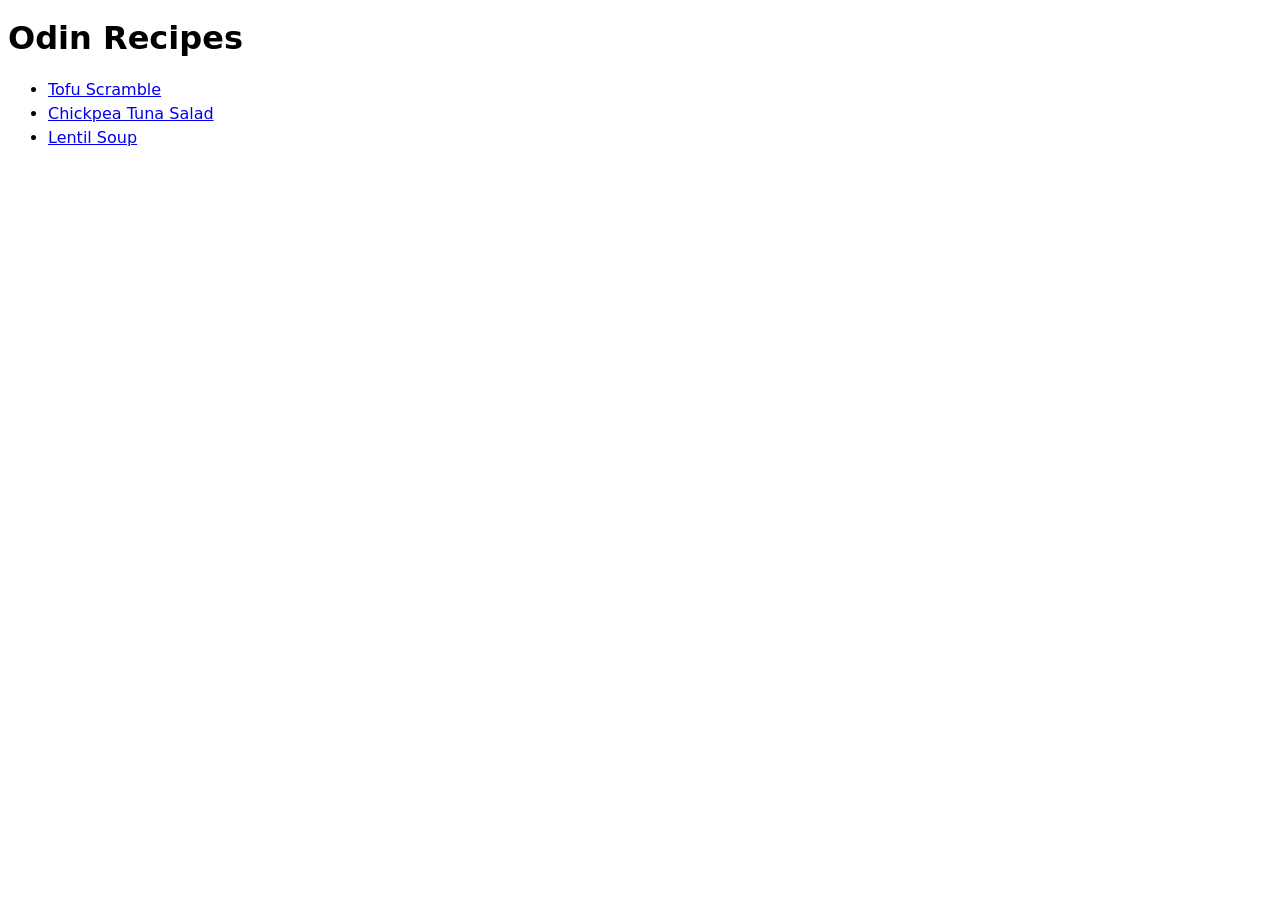
<file: index.html>
<!doctype html>
<html lang="en">
  <head>
    <meta charset="UTF-8">
    <meta name="viewport" content="width=device-width, initial-scale=1.0">
    <link rel="stylesheet" href="./styles.css">
    <title>Odin Recipes</title>
  </head>
  <body>
    <h1>Odin Recipes</h1>
    <ul>
      <li><a href="./recipes/tofu-scramble.html">Tofu Scramble</a></li>
      <li>
        <a href="./recipes/chickpea-tuna-salad.html">Chickpea Tuna Salad</a>
      </li>
      <li>
        <a href="./recipes/lentil-soup.html">Lentil Soup</a>
      </li>
    </ul>
  </body>
</html>
</file>
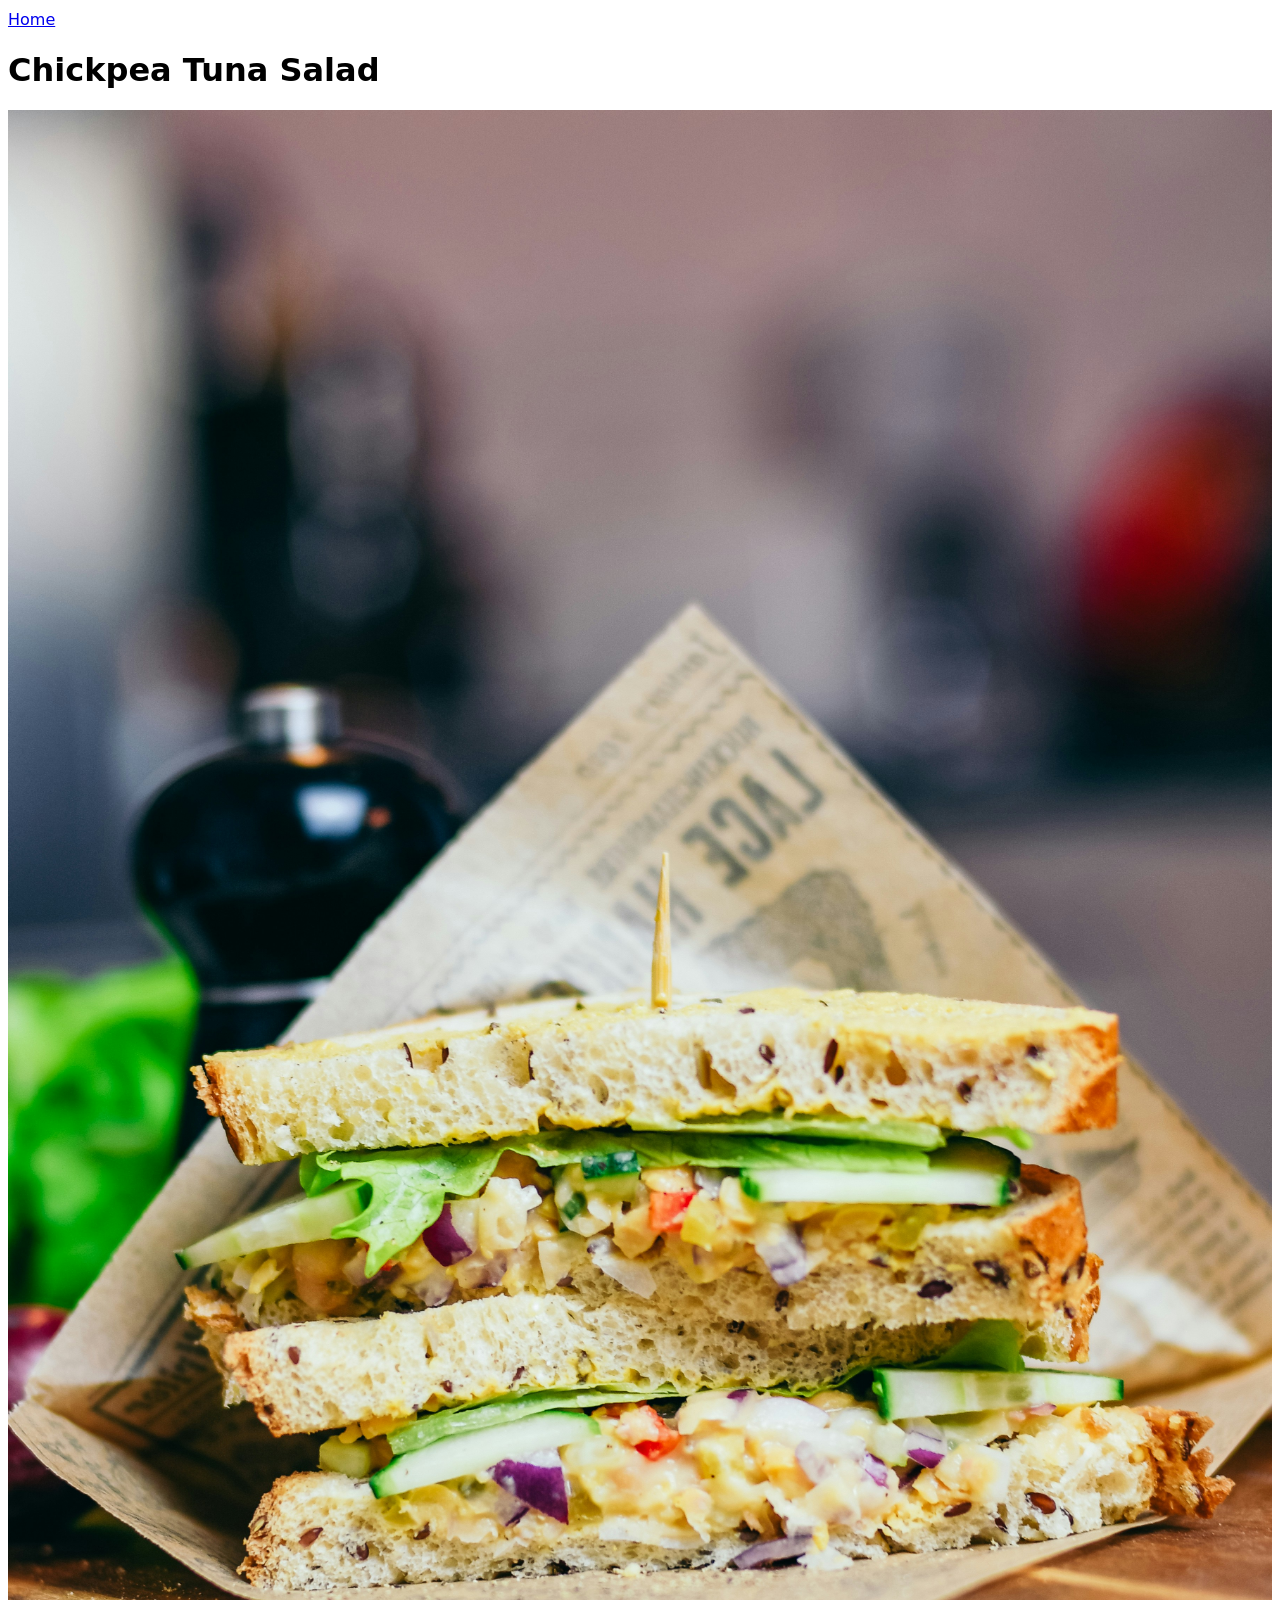
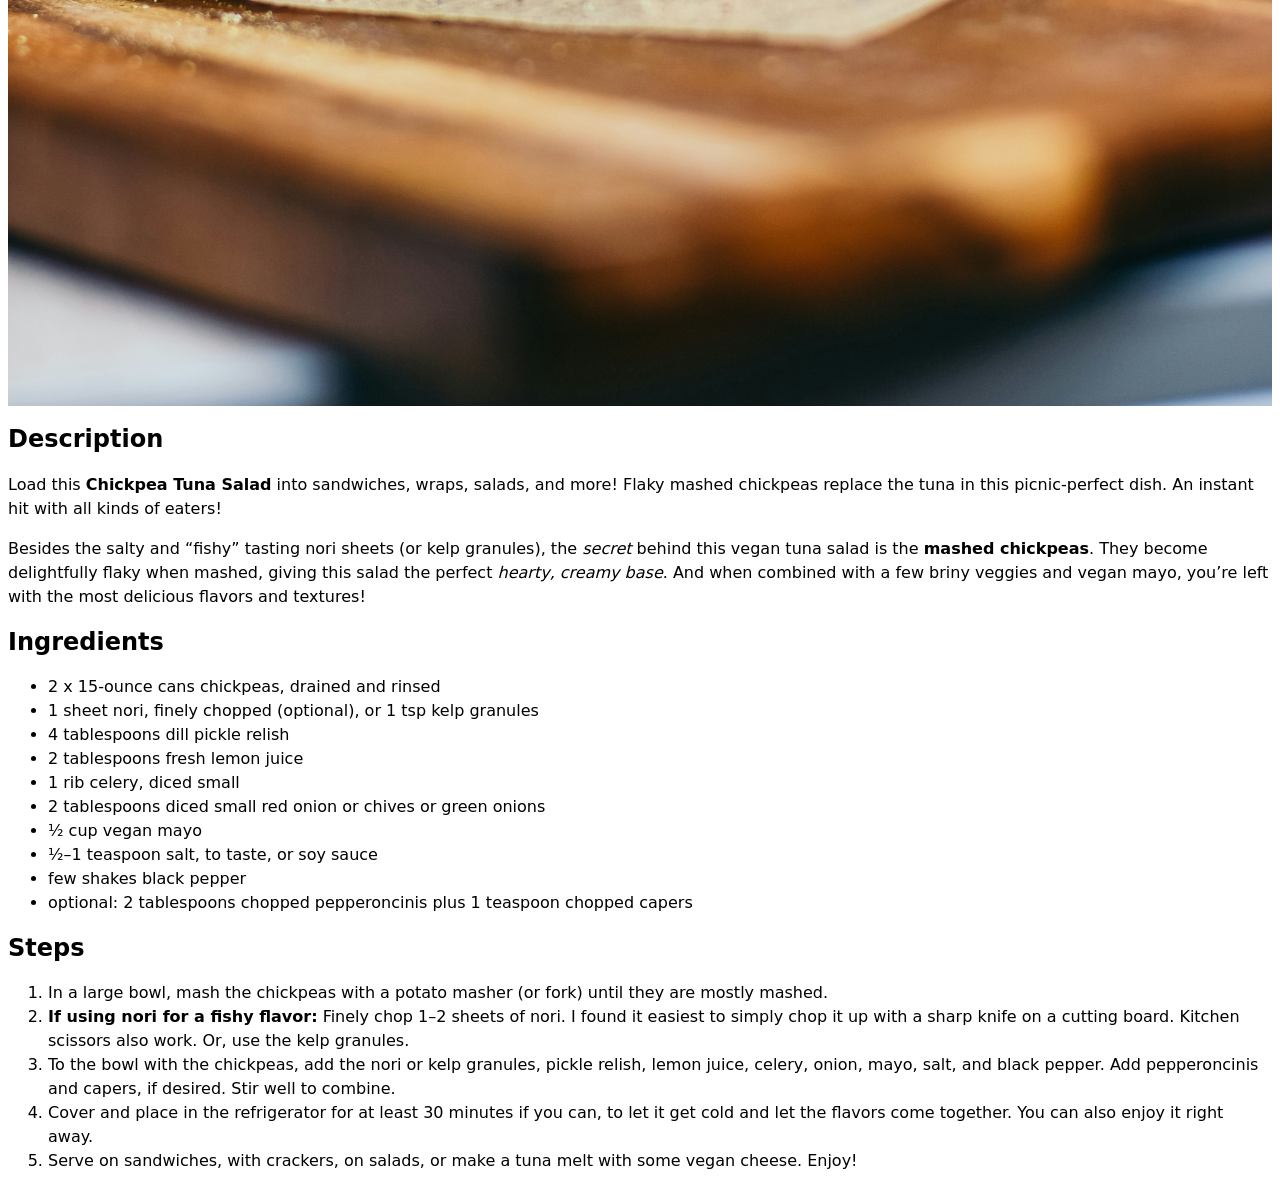
<file: recipes/chickpea-tuna-salad.html>
<!doctype html>
<html lang="en">
  <head>
    <meta charset="UTF-8">
    <meta name="viewport" content="width=device-width, initial-scale=1.0">
    <link rel="stylesheet" href="../styles.css">
    <title>Chickpea Tuna Salad</title>
  </head>
  <body>
    <a href="../index.html">Home</a>
    <h1>Chickpea Tuna Salad</h1>
    <img
      src="../images/chickpea-tuna-salad.jpg"
      alt="Tasty looking chickpea tuna salad sandwich"
      width="3592"
      height="5389"
    >
    <h2>Description</h2>
    <p>
      Load this <strong>Chickpea Tuna Salad</strong> into sandwiches, wraps,
      salads, and more! Flaky mashed chickpeas replace the tuna in this
      picnic-perfect dish. An instant hit with all kinds of eaters!
    </p>
    <p>
      Besides the salty and “fishy” tasting nori sheets (or kelp granules), the
      <em>secret</em> behind this vegan tuna salad is the
      <strong>mashed chickpeas</strong>. They become delightfully flaky when
      mashed, giving this salad the perfect <em>hearty, creamy base</em>. And
      when combined with a few briny veggies and vegan mayo, you’re left with
      the most delicious flavors and textures!
    </p>
    <h2>Ingredients</h2>
    <ul>
      <li>2 x 15‑ounce cans chickpeas, drained and rinsed</li>
      <li>1 sheet nori, finely chopped (optional), or 1 tsp kelp granules</li>
      <li>4 tablespoons dill pickle relish</li>
      <li>2 tablespoons fresh lemon juice</li>
      <li>1 rib celery, diced small</li>
      <li>2 tablespoons diced small red onion or chives or green onions</li>
      <li>½ cup vegan mayo</li>
      <li>½–1 teaspoon salt, to taste, or soy sauce</li>
      <li>few shakes black pepper</li>
      <li>
        optional: 2 tablespoons chopped pepperoncinis plus 1 teaspoon chopped capers
      </li>
    </ul>
    <h2>Steps</h2>
    <ol>
      <li>
        In a large bowl, mash the chickpeas with a potato masher (or fork) until
        they are mostly mashed.
      </li>
      <li>
        <strong>If using nori for a fishy flavor:</strong> Finely chop 1–2
        sheets of nori. I found it easiest to simply chop it up with a sharp
        knife on a cutting board. Kitchen scissors also work. Or, use the kelp
        granules.
      </li>
      <li>
        To the bowl with the chickpeas, add the nori or kelp granules, pickle
        relish, lemon juice, celery, onion, mayo, salt, and black pepper. Add
        pepperoncinis and capers, if desired. Stir well to combine.
      </li>
      <li>
        Cover and place in the refrigerator for at least 30 minutes if you can,
        to let it get cold and let the flavors come together. You can also enjoy
        it right away.
      </li>
      <li>
        Serve on sandwiches, with crackers, on salads, or make a tuna melt with
        some vegan cheese. Enjoy!
      </li>
    </ol>
  </body>
</html>
</file>
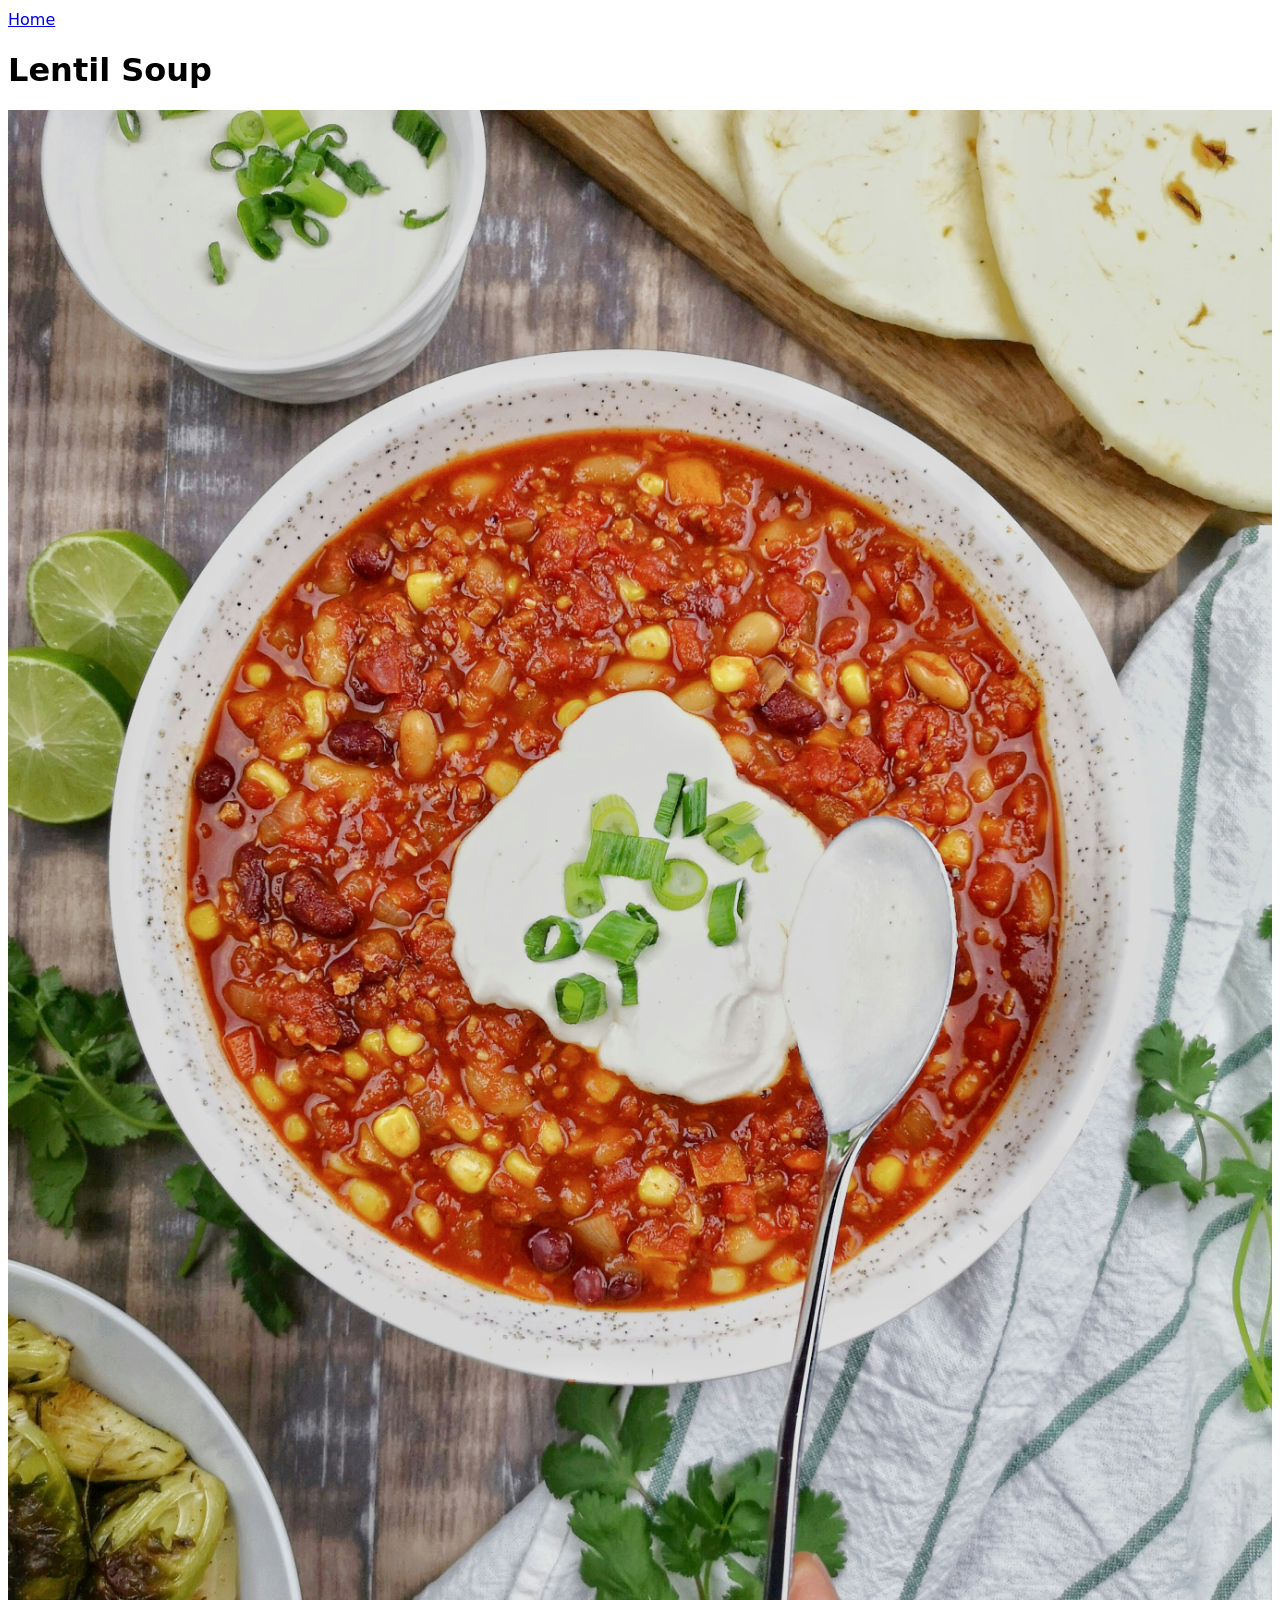
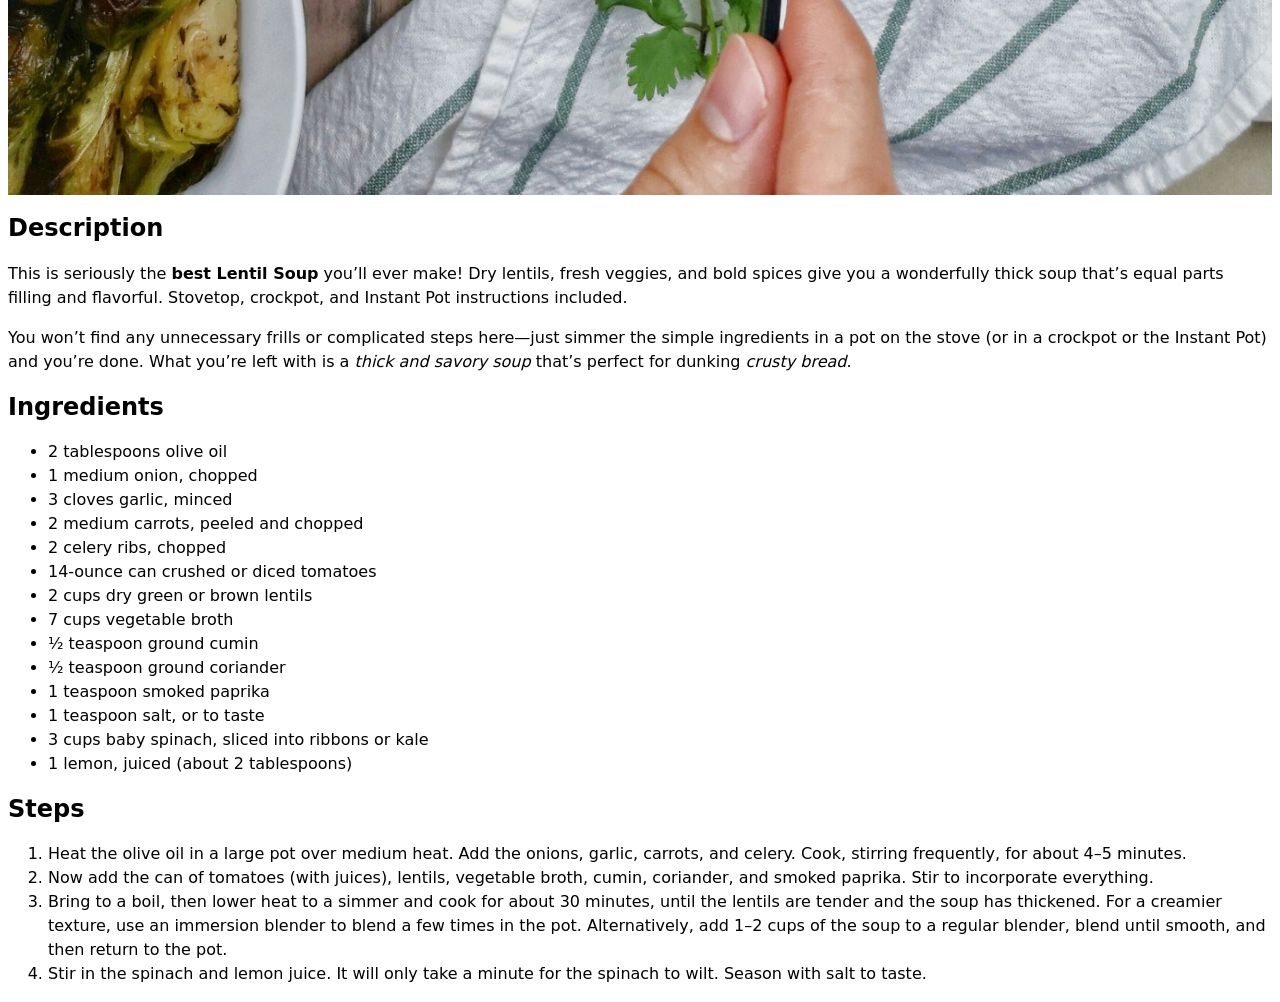
<file: recipes/lentil-soup.html>
<!doctype html>
<html lang="en">
  <head>
    <meta charset="UTF-8">
    <meta name="viewport" content="width=device-width, initial-scale=1.0">
    <link rel="stylesheet" href="../styles.css">
    <title>Lentil Soup</title>
  </head>
  <body>
    <a href="../index.html">Home</a>
    <h1>Lentil Soup</h1>
    <img 
    src="../images/lentil-soup.jpg" 
    alt="Delicious looking lentil soup"
    width="2736"
    height="3648"
    >
    <h2>Description</h2>
    <p>
      This is seriously the <strong>best Lentil Soup</strong> you’ll ever make!
      Dry lentils, fresh veggies, and bold spices give you a wonderfully thick
      soup that’s equal parts filling and flavorful. Stovetop, crockpot, and
      Instant Pot instructions included.
    </p>
    <p>
      You won’t find any unnecessary frills or complicated steps here—just
      simmer the simple ingredients in a pot on the stove (or in a crockpot or
      the Instant Pot) and you’re done. What you’re left with is a
      <em>thick and savory soup</em> that’s perfect for dunking
      <em>crusty bread</em>.
    </p>
    <h2>Ingredients</h2>
    <ul>
      <li>2 tablespoons olive oil</li>
      <li>1 medium onion, chopped</li>
      <li>3 cloves garlic, minced</li>
      <li>2 medium carrots, peeled and chopped</li>
      <li>2 celery ribs, chopped</li>
      <li>14‑ounce can crushed or diced tomatoes</li>
      <li>2 cups dry green or brown lentils</li>
      <li>7 cups vegetable broth</li>
      <li>½ teaspoon ground cumin</li>
      <li>½ teaspoon ground coriander</li>
      <li>1 teaspoon smoked paprika</li>
      <li>1 teaspoon salt, or to taste</li>
      <li>3 cups baby spinach, sliced into ribbons or kale</li>
      <li>1 lemon, juiced (about 2 tablespoons)</li>
    </ul>
    <h2>Steps</h2>
    <ol>
      <li>
        Heat the olive oil in a large pot over medium heat. Add the onions,
        garlic, carrots, and celery. Cook, stirring frequently, for about 4–5
        minutes.
      </li>
      <li>
        Now add the can of tomatoes (with juices), lentils, vegetable broth,
        cumin, coriander, and smoked paprika. Stir to incorporate everything.
      </li>
      <li>
        Bring to a boil, then lower heat to a simmer and cook for about 30
        minutes, until the lentils are tender and the soup has thickened. For a
        creamier texture, use an immersion blender to blend a few times in the
        pot. Alternatively, add 1–2 cups of the soup to a regular blender, blend
        until smooth, and then return to the pot.
      </li>
      <li>
        Stir in the spinach and lemon juice. It will only take a minute for the
        spinach to wilt. Season with salt to taste.
      </li>
    </ol>
  </body>
</html>
</file>
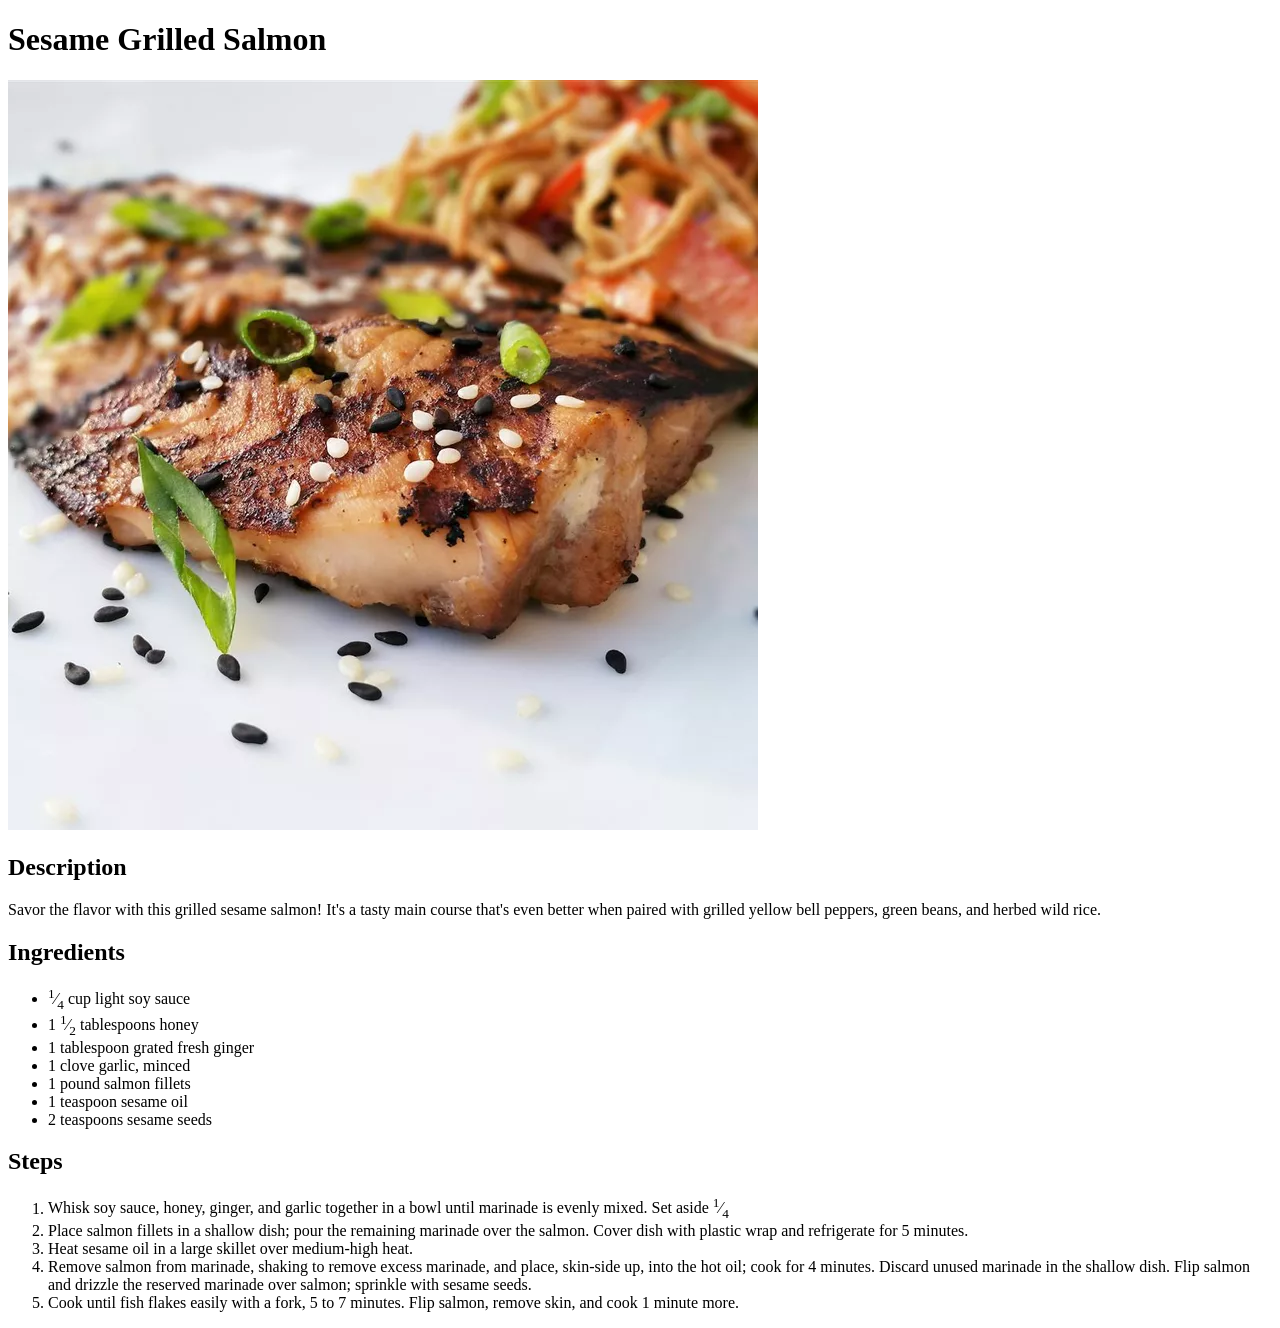
<file: recipes/sesame-grilled-salmon.html>
<!doctype html>
<html lang="en">
  <head>
    <meta charset="UTF-8" />
    <meta name="viewport" content="width=device-width, initial-scale=1" />
    <title>Odin Recipes</title>
  </head>
  <body>
    <h1>Sesame Grilled Salmon</h1>
    <img
      src="../images/sesame-grilled-salmon.webp"
      alt="A zoomed in shot of a seasoned grilled salmon with sesame sprinkled on top."
    />
    <h2>Description</h2>
    <p>
      Savor the flavor with this grilled sesame salmon! It's a tasty main course
      that's even better when paired with grilled yellow bell peppers, green
      beans, and herbed wild rice.
    </p>
    <h2>Ingredients</h2>
    <ul>
      <li><sup>1</sup>&frasl;<sub>4</sub> cup light soy sauce</li>
      <li>1 <sup>1</sup>&frasl;<sub>2</sub> tablespoons honey</li>
      <li>1 tablespoon grated fresh ginger</li>
      <li>1 clove garlic, minced</li>
      <li>1 pound salmon fillets</li>
      <li>1 teaspoon sesame oil</li>
      <li>2 teaspoons sesame seeds</li>
    </ul>
    <h2>Steps</h2>
    <ol>
      <li>
        Whisk soy sauce, honey, ginger, and garlic together in a bowl until
        marinade is evenly mixed. Set aside <sup>1</sup>&frasl;<sub>4</sub>
      </li>
      <li>
        Place salmon fillets in a shallow dish; pour the remaining marinade over
        the salmon. Cover dish with plastic wrap and refrigerate for 5 minutes.
      </li>
      <li>Heat sesame oil in a large skillet over medium-high heat.</li>
      <li>
        Remove salmon from marinade, shaking to remove excess marinade, and
        place, skin-side up, into the hot oil; cook for 4 minutes. Discard
        unused marinade in the shallow dish. Flip salmon and drizzle the
        reserved marinade over salmon; sprinkle with sesame seeds.
      </li>
      <li>
        Cook until fish flakes easily with a fork, 5 to 7 minutes. Flip salmon,
        remove skin, and cook 1 minute more.
      </li>
    </ol>
  </body>
</html>
</file>
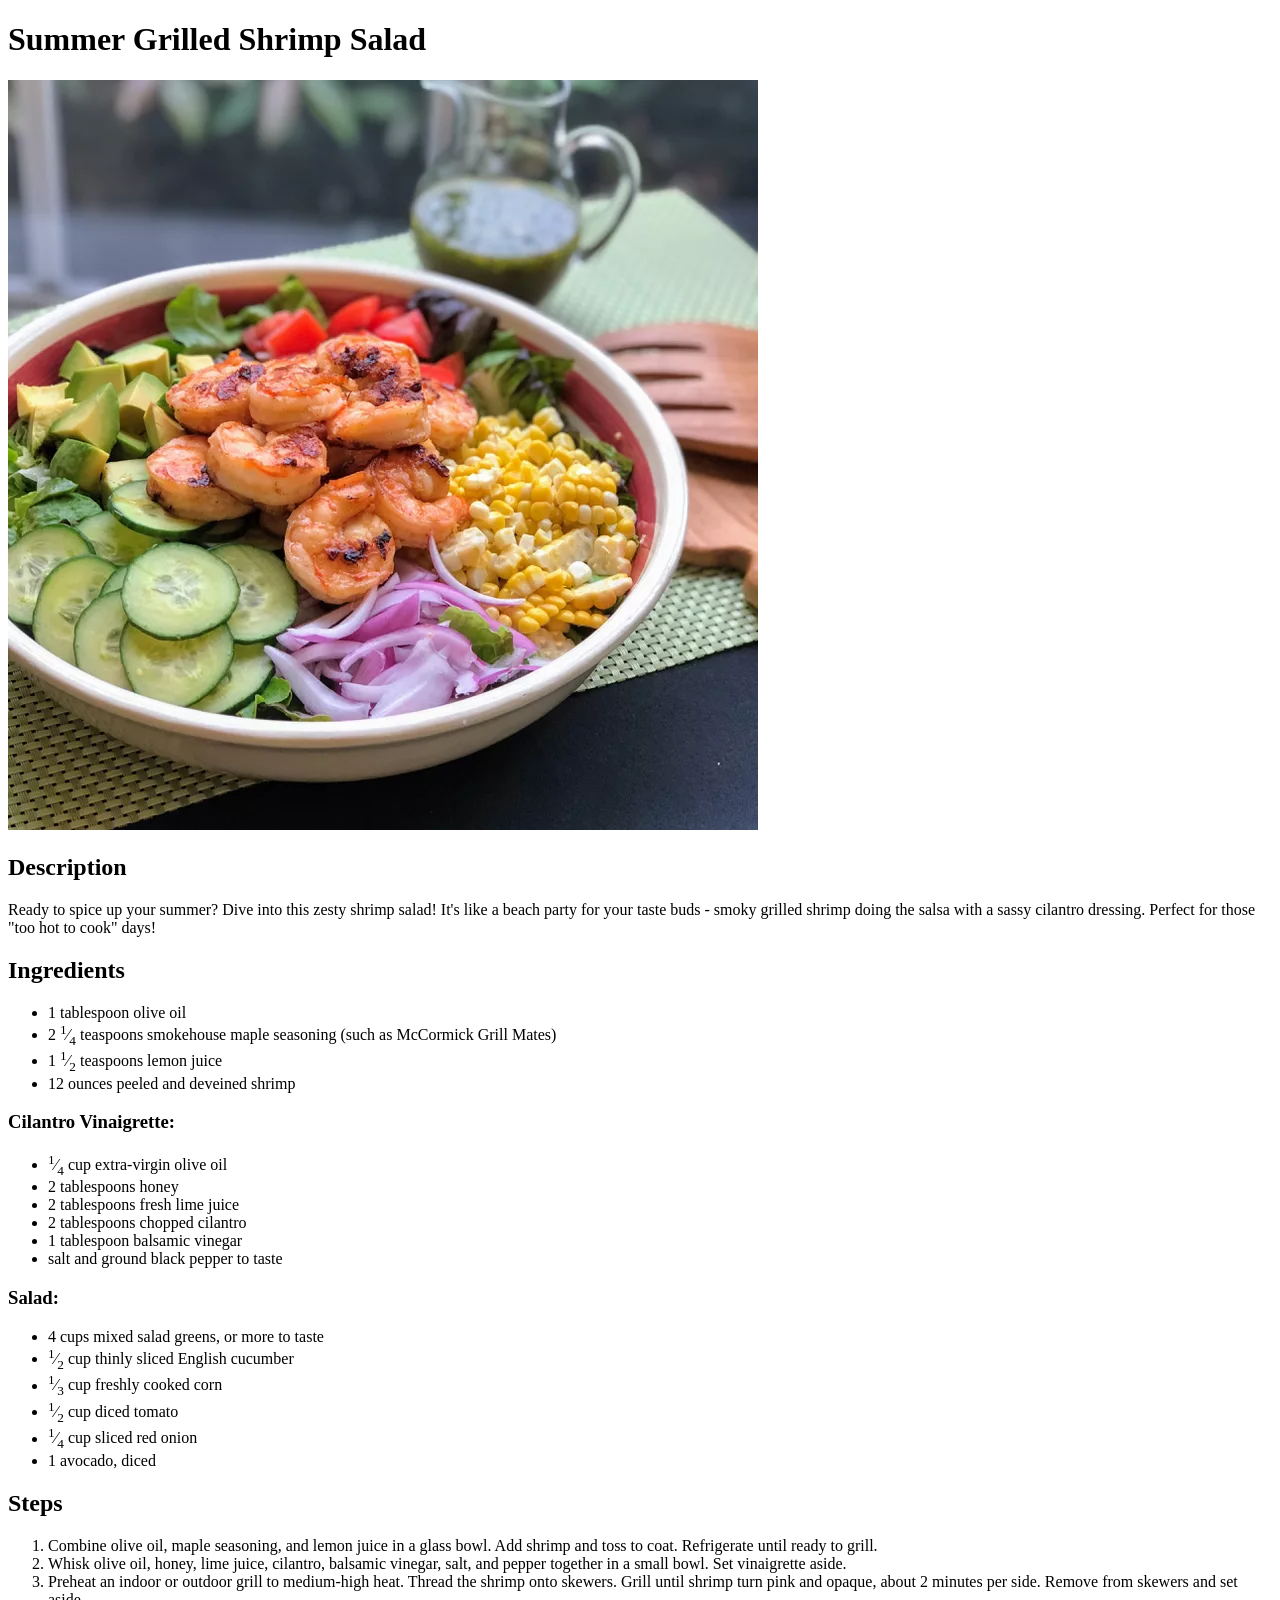
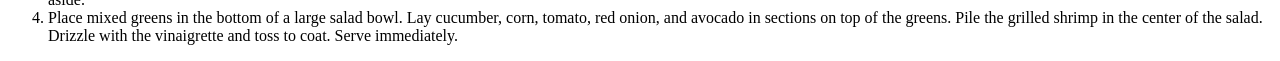
<file: recipes/summer-grilled-shrimp-salad.html>
<!doctype html>
<html lang="en">
  <head>
    <meta charset="UTF-8" />
    <meta name="viewport" content="width=device-width, initial-scale=1" />
    <title>Odin Recipes</title>
  </head>
  <body>
    <h1>Summer Grilled Shrimp Salad</h1>
    <img
      src="../images/summer-grilled-shrimp-salad.webp"
      alt="A bowl of a finished summergrilled shrimp salad recipe."
    />
    <h2>Description</h2>
    <p>
      Ready to spice up your summer? Dive into this zesty shrimp salad! It's
      like a beach party for your taste buds - smoky grilled shrimp doing the
      salsa with a sassy cilantro dressing. Perfect for those "too hot to cook"
      days!
    </p>
    <h2>Ingredients</h2>
    <ul>
      <li>1 tablespoon olive oil</li>
      <li>
        2 <sup>1</sup>&frasl;<sub>4</sub> teaspoons smokehouse maple seasoning
        (such as McCormick Grill Mates)
      </li>
      <li>1 <sup>1</sup>&frasl;<sub>2</sub> teaspoons lemon juice</li>
      <li>12 ounces peeled and deveined shrimp</li>
    </ul>
    <h3>Cilantro Vinaigrette:</h3>
    <ul>
      <li><sup>1</sup>&frasl;<sub>4</sub> cup extra-virgin olive oil</li>
      <li>2 tablespoons honey</li>
      <li>2 tablespoons fresh lime juice</li>
      <li>2 tablespoons chopped cilantro</li>
      <li>1 tablespoon balsamic vinegar</li>
      <li>salt and ground black pepper to taste</li>
    </ul>
    <h3>Salad:</h3>
    <ul>
      <li>4 cups mixed salad greens, or more to taste</li>
      <li>
        <sup>1</sup>&frasl;<sub>2</sub> cup thinly sliced English cucumber
      </li>
      <li><sup>1</sup>&frasl;<sub>3</sub> cup freshly cooked corn</li>
      <li><sup>1</sup>&frasl;<sub>2</sub> cup diced tomato</li>
      <li><sup>1</sup>&frasl;<sub>4</sub> cup sliced red onion</li>
      <li>1 avocado, diced</li>
    </ul>
    <h2>Steps</h2>
    <ol>
      <li>
        Combine olive oil, maple seasoning, and lemon juice in a glass bowl. Add
        shrimp and toss to coat. Refrigerate until ready to grill.
      </li>
      <li>
        Whisk olive oil, honey, lime juice, cilantro, balsamic vinegar, salt,
        and pepper together in a small bowl. Set vinaigrette aside.
      </li>
      <li>
        Preheat an indoor or outdoor grill to medium-high heat. Thread the
        shrimp onto skewers. Grill until shrimp turn pink and opaque, about 2
        minutes per side. Remove from skewers and set aside.
      </li>
      <li>
        Place mixed greens in the bottom of a large salad bowl. Lay cucumber,
        corn, tomato, red onion, and avocado in sections on top of the greens.
        Pile the grilled shrimp in the center of the salad. Drizzle with the
        vinaigrette and toss to coat. Serve immediately.
      </li>
    </ol>
  </body>
</html>
</file>
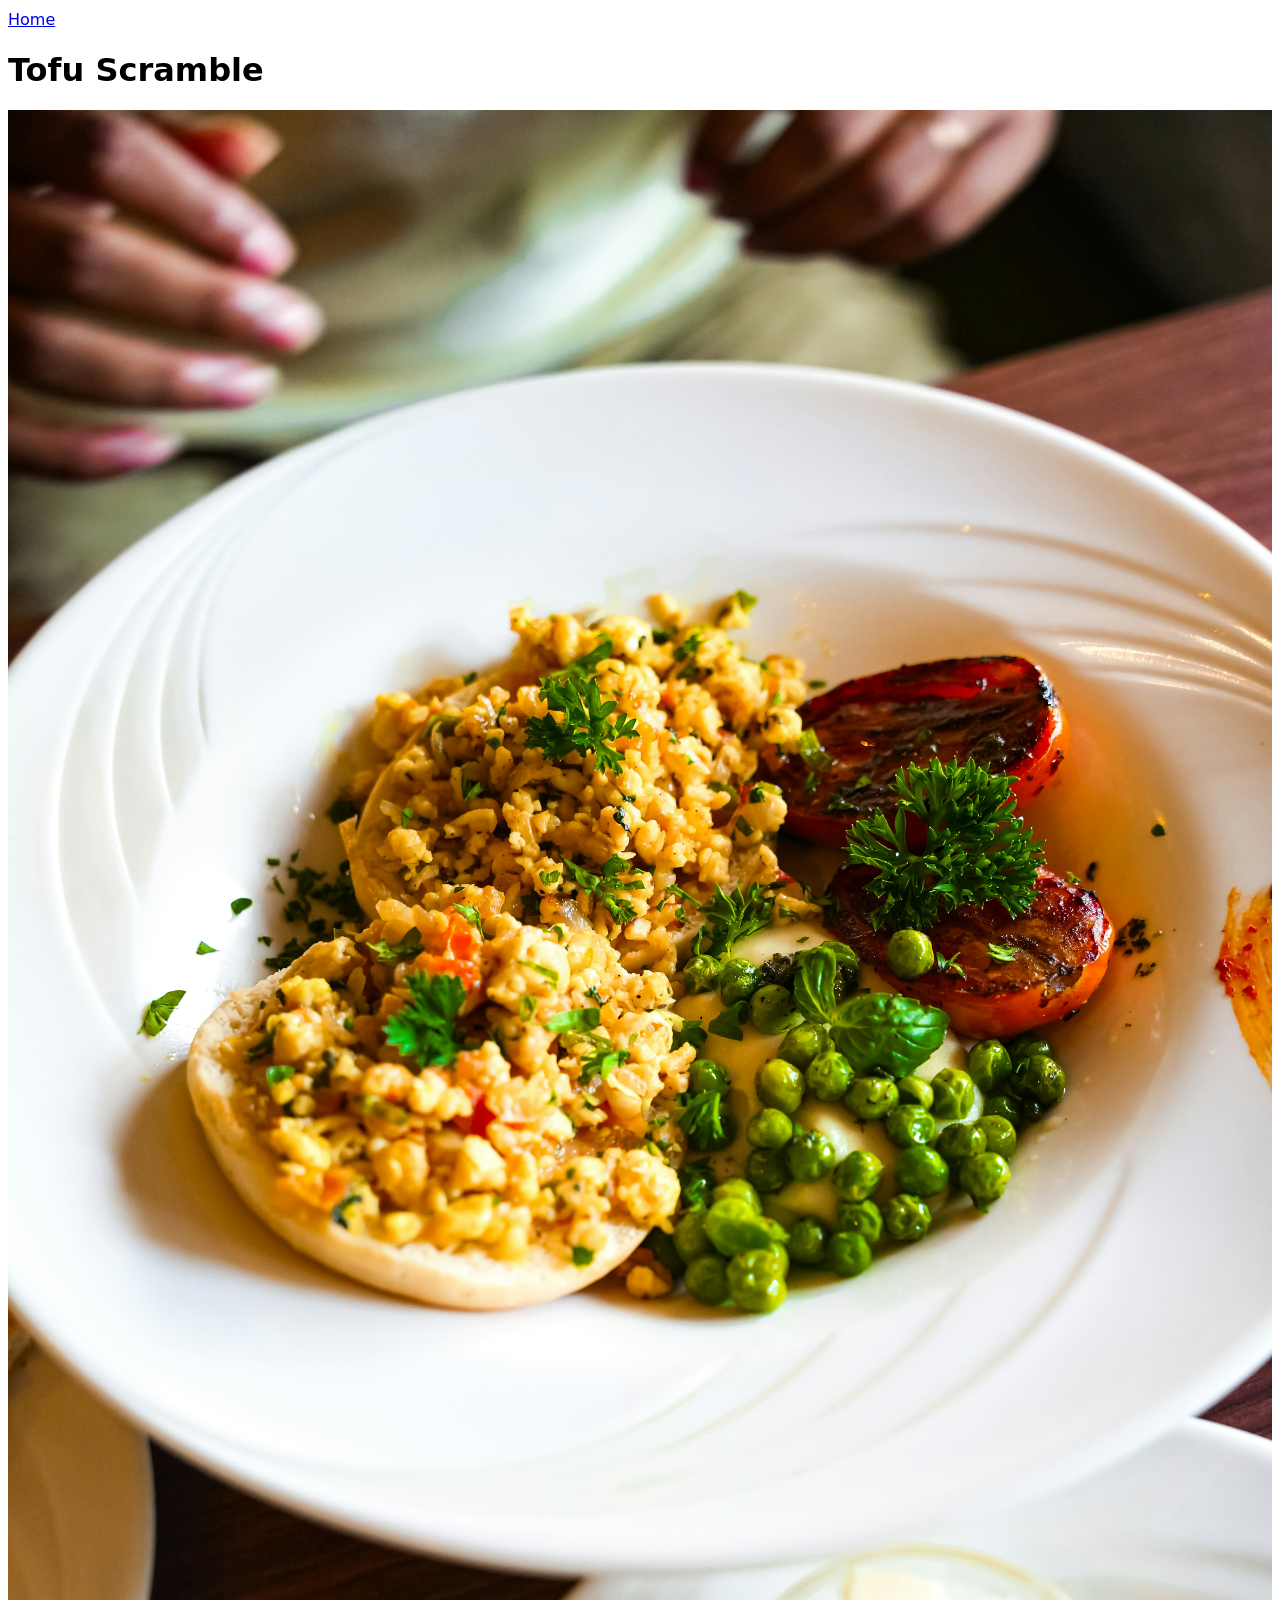
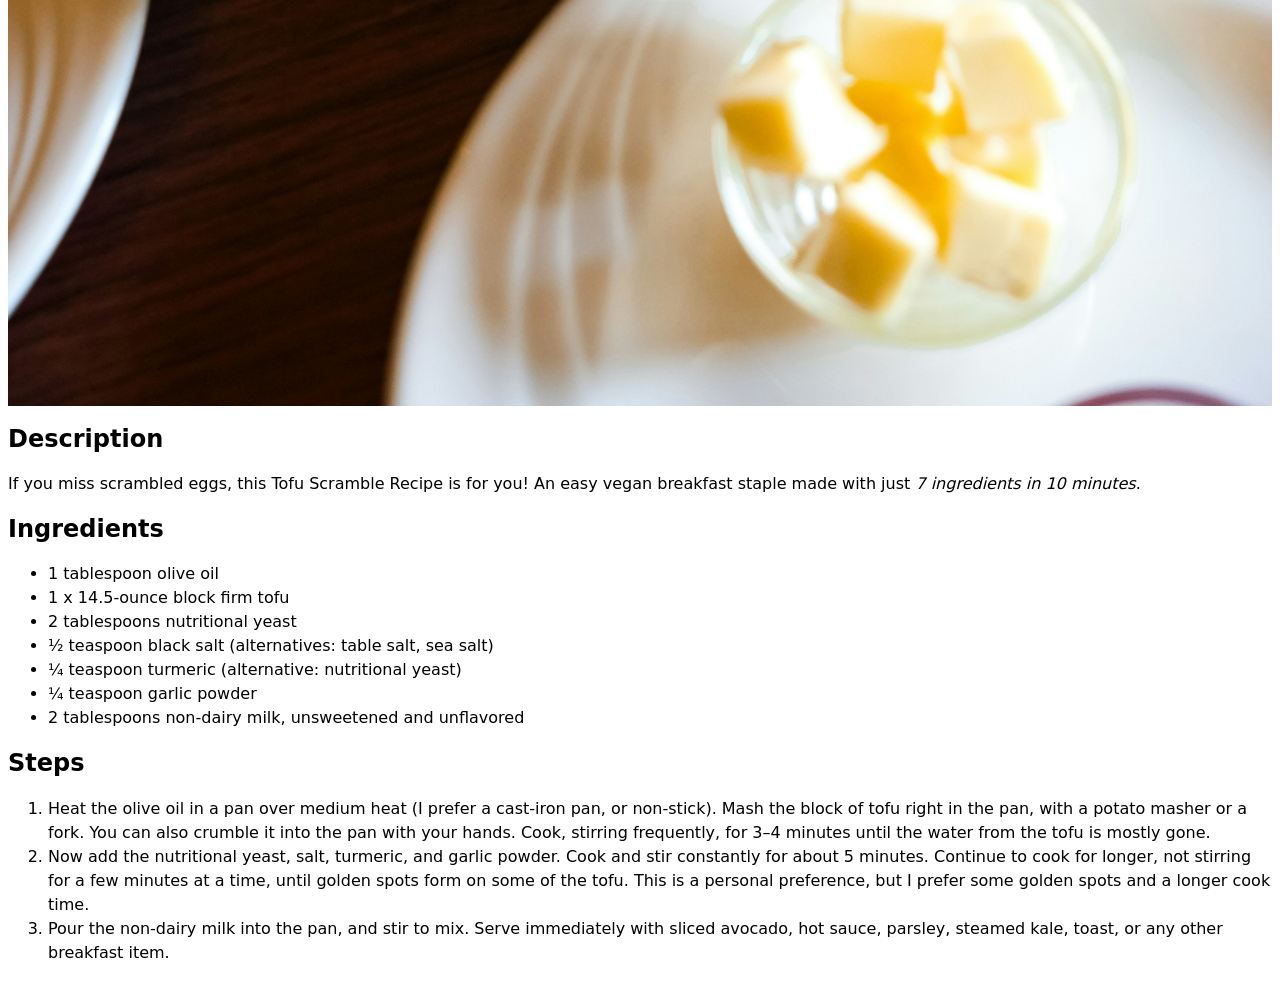
<file: recipes/tofu-scramble.html>
<!doctype html>
<html lang="en">
  <head>
    <meta charset="UTF-8">
    <meta name="viewport" content="width=device-width, initial-scale=1.0">
    <link rel="stylesheet" href="../styles.css">
    <title>Tofu Scramble</title>
  </head>
  <body>
    <a href="../index.html">Home</a>
    <h1>Tofu Scramble</h1>
    <img
      src="../images/tofu-scramble.jpg"
      alt="Picture of scrambled tofu meal"
      width="4672"
      height="7008"
    >
    <h2>Description</h2>
    <p>
      If you miss scrambled eggs, this Tofu Scramble Recipe is for you! An easy
      vegan breakfast staple made with just
      <em>7 ingredients in 10 minutes</em>.
    </p>
    <h2>Ingredients</h2>
    <ul>
      <li>1 tablespoon olive oil</li>
      <li>1 x 14.5‑ounce block firm tofu</li>
      <li>2 tablespoons nutritional yeast</li>
      <li>½ teaspoon black salt (alternatives: table salt, sea salt)</li>
      <li>¼ teaspoon turmeric (alternative: nutritional yeast)</li>
      <li>¼ teaspoon garlic powder</li>
      <li>2 tablespoons non‑dairy milk, unsweetened and unflavored</li>
    </ul>
    <h2>Steps</h2>
    <ol>
      <li>
        Heat the olive oil in a pan over medium heat (I prefer a cast‑iron pan,
        or non‑stick). Mash the block of tofu right in the pan, with a potato
        masher or a fork. You can also crumble it into the pan with your hands.
        Cook, stirring frequently, for 3–4 minutes until the water from the tofu
        is mostly gone.
      </li>
      <li>
        Now add the nutritional yeast, salt, turmeric, and garlic powder. Cook
        and stir constantly for about 5 minutes. Continue to cook for longer,
        not stirring for a few minutes at a time, until golden spots form on
        some of the tofu. This is a personal preference, but I prefer some golden
        spots and a longer cook time.
      </li>
      <li>
        Pour the non‑dairy milk into the pan, and stir to mix. Serve immediately
        with sliced avocado, hot sauce, parsley, steamed kale, toast, or any
        other breakfast item.
      </li>
    </ol>
  </body>
</html>
</file>
<file: styles.css>
html {
  color-scheme: light dark;
  -webkit-text-size-adjust: 100%;
  -webkit-font-smoothing: antialiased;
}

*,
*::before,
*::after {
  box-sizing: border-box;
}

body {
  font-family: system-ui;
  line-height: 1.5;
}

h1,
h2,
h3,
h4,
h5,
h6 {
  text-wrap: balance;
  line-height: 1.1;
}

p {
  text-wrap: pretty;
}

img {
  display: block;
  max-width: 100%;
  height: auto;
}
</file>
